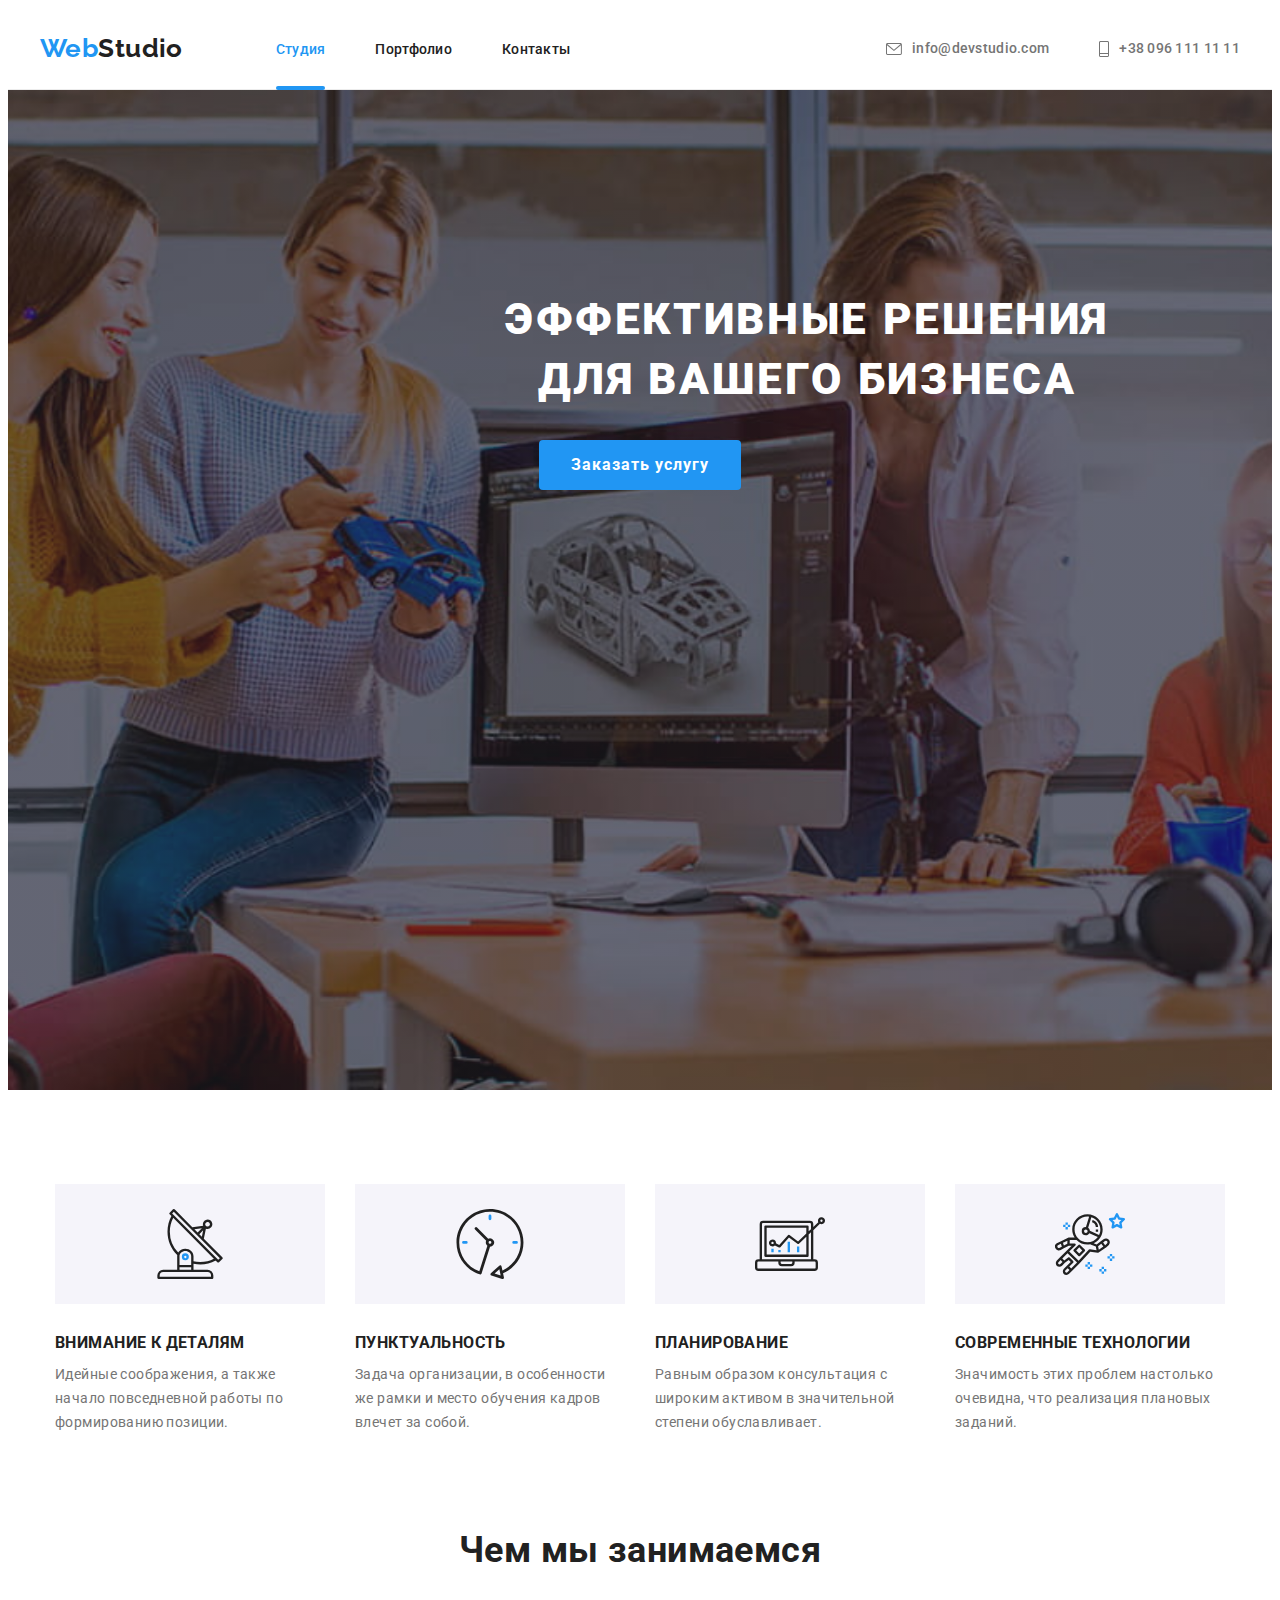
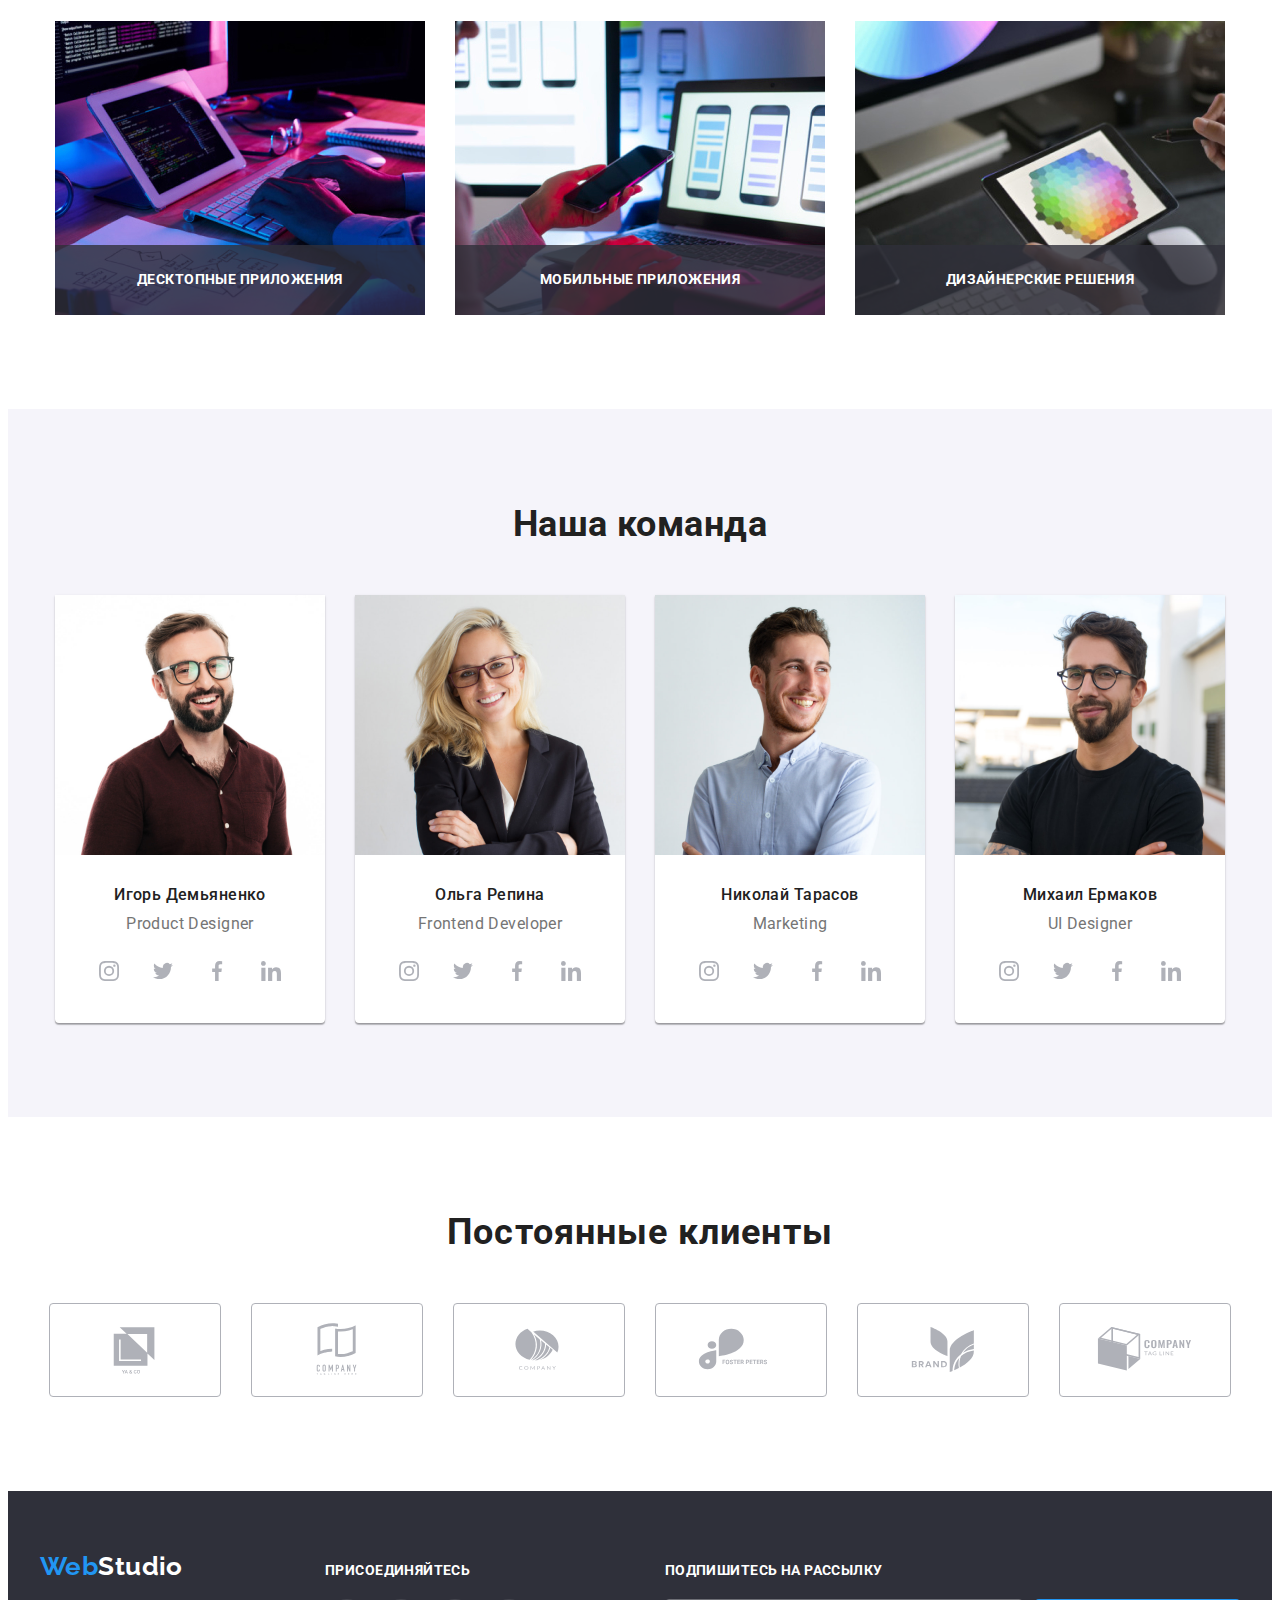
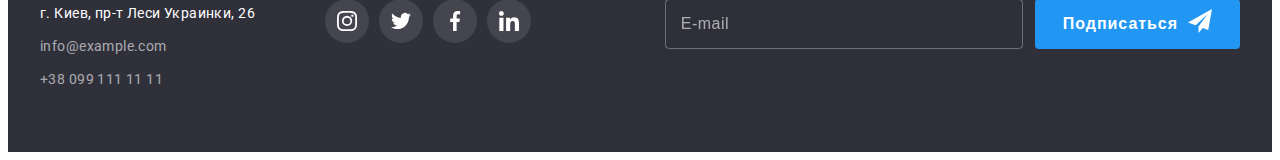
<file: index.html>
<!DOCTYPE html>
<html lang="ru">
<head>
  <meta charset="UTF-8">
  <meta http-equiv="X-UA-Compatible" content="IE=edge">
  <meta name="viewport" content="width=device-width, initial-scale=1.0">
  <title>Студия</title>
  <link rel="preconnect" href="https://fonts.googleapis.com">
  <link rel="preconnect" href="https://fonts.gstatic.com" crossorigin>
  <link href="https://fonts.googleapis.com/css2?family=Raleway:wght@700&family=Roboto:wght@400;500;700;900&display=swap" rel="stylesheet">
  <link rel="stylesheet" href="https://cdnjs.cloudflare.com/ajax/libs/modern-normalize/1.1.0/modern-normalize.min.css"
    integrity="sha512-wpPYUAdjBVSE4KJnH1VR1HeZfpl1ub8YT/NKx4PuQ5NmX2tKuGu6U/JRp5y+Y8XG2tV+wKQpNHVUX03MfMFn9Q=="
    crossorigin="anonymous" referrerpolicy="no-referrer" />
  <link rel="stylesheet" href="./css/styles.css">
</head>

<body>
      <header class="header">
        <div class="container header-wrap">
          <nav class="site-nav">
            <a href="./index.html" class="logo link"><span>Web</span>Studio</a>
            <ul class="nav-list list">
              <li class="nav-item"><a href="./index.html" class="nav-link link active-page">Cтудия</a></li>
              <li class="nav-item"><a href="./portfolio.html" class="nav-link link">Портфолио</a></li>
              <li class="nav-item"><a href="" class="nav-link link">Контакты</a></li>
            </ul>
          </nav>
          
          <ul class="header-contacts-list list">
            <li class="header-contacts-item">
              <a href="mailto:info@devstudio.com" class="header-contacts link">
                <svg class="contacts-icon" width="16" height="12">
                  <use href="./images/icons.svg#icon-envelope"></use>
                </svg>
                info@devstudio.com</a>
            </li>

            <li class="header-contacts-item">
              <a href="tel:+380961111111" class="header-contacts link">
                <svg class="contacts-icon" width="10" height="16">
                  <use href="./images/icons.svg#icon-phone"></use>
                </svg>
                +38 096 111 11 11</a>
            </li>
          </ul>
        </div>
      </header>
  
  <main>
      <section class="hero">
        <div class="hero-container">
          <h1 class="hero-title">Эффективные решения для вашего бизнеса</h1>
          <button type="button" class="hero-btn" data-modal-open>Заказать услугу</button>
        </div>
      </section>


    <section class="section">
      <div class="container">
        <h2 class="visually-hidden" aria-hidden="true" tabindex="-1">Наши преимущества</h2>
        <ul class="advantages-list list">
          <li class="advantages-item">
            <div class="advantages-icon-container">
              <svg class="advantages-icon" width="70" height="70">
                <use href="./images/icons.svg#icon-radar"></use>
              </svg>
            </div>
            <h3 class="advantages-title">Внимание к деталям</h3>
            <p class="advantages-text">Идейные соображения, а также начало повседневной работы по формированию позиции.</p>
          </li>
          
          <li class="advantages-item">
            <div class="advantages-icon-container">
              <svg class="advantages-icon" width="70" height="70">
                <use href="./images/icons.svg#icon-clock"></use>
              </svg>
            </div>
            <h3 class="advantages-title">Пунктуальность</h3>
            <p class="advantages-text">Задача организации, в особенности же рамки и место обучения кадров влечет за собой.</p>
          </li>
          
          <li class="advantages-item">
            <div class="advantages-icon-container">
              <svg class="advantages-icon" width="70" height="70">
                <use href="./images/icons.svg#icon-diagram"></use>
              </svg>
            </div>
            <h3 class="advantages-title">Планирование</h3>
            <p class="advantages-text"> Равным образом консультация с широким активом в значительной степени обуславливает.</p>
          </li>
          
          <li class="advantages-item">
            <div class="advantages-icon-container">
              <svg class="advantages-icon" width="70" height="70">
                <use href="./images/icons.svg#icon-astronaut"></use>
              </svg>
            </div>
            <h3 class="advantages-title">Современные технологии</h3>
            <p class="advantages-text">Значимость этих проблем настолько очевидна, что реализация плановых заданий.</p>
          </li>
        </ul>
      </div>
    </section>

    <section class="section servises-section">
      <div class="container">
        <h2 class="services-title">Чем мы занимаемся</h2>
        <ul class="services-list list">
          <li class="services-item">
            <img src="./images/img1.jpeg" alt="Руки на клавиатуре. На экране код." width="370">
            <div class="services-banner">
              <p class="servises-description">Десктопные приложения</p>
            </div>
          </li>
          
          <li class="services-item">
            <img src="./images/img2.jpeg" alt="Человек работает за ноутбуком. В руках держит телефон. На экране ноутбука изображен макет контента на трех экранах телефонов" width="370">
            <div class="services-banner">
              <p class="servises-description">Мобильные приложения</p>
            </div>
          </li>
          
          <li class="services-item">
            <img src="./images/img3.jpeg" alt="Человек держит в руках планшет с палитрой цветов" width="370">
            <div class="services-banner">
              <p class="servises-description">Дизайнерские решения</p>
            </div>
          </li>
        </ul>
      </div>
    </section>

    <section class="section team-section">
      <div class="container">
        <h2 class="team-title">Наша команда</h2>
        <ul class="team-list list">

          <li class="team-item">
            <img src="./images/demiyanenko1.jpeg" alt="Фото Игоря Демьяненка" width="270">
            <div class="team-item-content">
              <h3 class="team-name">Игорь Демьяненко</h3>
              <p class="team-position" lang="en">Product Designer</p>
              <ul class="team-socials-list list">
                <li class="team-socials-item">
                  <a href="" class="team-socials-link">
                    <svg class="team-socials-icon" width="20" height="20">
                      <use href="./images/icons.svg#icon-instagram"></use>
                    </svg>
                  </a>
                </li>

                <li class="team-socials-item">
                  <a href="" class="team-socials-link">
                    <svg class="team-socials-icon" width="20" height="20">
                      <use href="./images/icons.svg#icon-twitter"></use>
                    </svg>
                  </a>
                </li>

                <li class="team-socials-item">
                  <a href="" class="team-socials-link">
                    <svg class="team-socials-icon" width="20" height="20">
                      <use href="./images/icons.svg#icon-facebook"></use>
                    </svg>
                  </a>
                </li>

                <li class="team-socials-item">
                  <a href="" class="team-socials-link">
                    <svg class="team-socials-icon" width="20" height="20">
                      <use href="./images/icons.svg#icon-linkedin"></use>
                    </svg>
                  </a>
                </li>
              </ul>
            </div>
          </li>
          
          <li class="team-item">
            <img src="./images/repina2.jpeg" alt="Фото Ольги Репиной" width="270">
            <div class="team-item-content">
              <h3 class="team-name">Ольга Репина</h3>
              <p class="team-position" lang="en">Frontend Developer</p>

              <ul class="team-socials-list list">
                <li class="team-socials-item">
                  <a href="" class="team-socials-link">
                    <svg class="team-socials-icon" width="20" height="20">
                      <use href="./images/icons.svg#icon-instagram"></use>
                    </svg>
                  </a>
                </li>
              
                <li class="team-socials-item">
                  <a href="" class="team-socials-link">
                    <svg class="team-socials-icon" width="20" height="20">
                      <use href="./images/icons.svg#icon-twitter"></use>
                    </svg>
                  </a>
                </li>
              
                <li class="team-socials-item">
                  <a href="" class="team-socials-link">
                    <svg class="team-socials-icon" width="20" height="20">
                      <use href="./images/icons.svg#icon-facebook"></use>
                    </svg>
                  </a>
                </li>
              
                <li class="team-socials-item">
                  <a href="" class="team-socials-link">
                    <svg class="team-socials-icon" width="20" height="20">
                      <use href="./images/icons.svg#icon-linkedin"></use>
                    </svg>
                  </a>
                </li>
              </ul>
            </div>
          </li>
          
          <li class="team-item">
            <img src="./images/tarasov3.jpeg" alt="Фото Николая Тарасова" width="270">
            <div class="team-item-content">
              <h3 class="team-name">Николай Тарасов</h3>
              <p class="team-position" lang="en">Marketing</p>

              <ul class="team-socials-list list">
                <li class="team-socials-item">
                  <a href="" class="team-socials-link">
                    <svg class="team-socials-icon" width="20" height="20">
                      <use href="./images/icons.svg#icon-instagram"></use>
                    </svg>
                  </a>
                </li>
              
                <li class="team-socials-item">
                  <a href="" class="team-socials-link">
                    <svg class="team-socials-icon" width="20" height="20">
                      <use href="./images/icons.svg#icon-twitter"></use>
                    </svg>
                  </a>
                </li>
              
                <li class="team-socials-item">
                  <a href="" class="team-socials-link">
                    <svg class="team-socials-icon" width="20" height="20">
                      <use href="./images/icons.svg#icon-facebook"></use>
                    </svg>
                  </a>
                </li>
              
                <li class="team-socials-item">
                  <a href="" class="team-socials-link">
                    <svg class="team-socials-icon" width="20" height="20">
                      <use href="./images/icons.svg#icon-linkedin"></use>
                    </svg>
                  </a>
                </li>
              </ul>
            </div>
          </li>
          
          <li class="team-item">
            <img src="./images/yermakov4.jpeg" alt="Фото Михаила Ермакова" width="270">
            <div class="team-item-content">
              <h3 class="team-name">Михаил Ермаков</h3>
              <p class="team-position" lang="en">UI Designer</p>

              <ul class="team-socials-list list">
                <li class="team-socials-item">
                  <a href="" class="team-socials-link">
                    <svg class="team-socials-icon" width="20" height="20">
                      <use href="./images/icons.svg#icon-instagram"></use>
                    </svg>
                  </a>
                </li>
              
                <li class="team-socials-item">
                  <a href="" class="team-socials-link">
                    <svg class="team-socials-icon" width="20" height="20">
                      <use href="./images/icons.svg#icon-twitter"></use>
                    </svg>
                  </a>
                </li>
              
                <li class="team-socials-item">
                  <a href="" class="team-socials-link">
                    <svg class="team-socials-icon" width="20" height="20">
                      <use href="./images/icons.svg#icon-facebook"></use>
                    </svg>
                  </a>
                </li>
              
                <li class="team-socials-item">
                  <a href="" class="team-socials-link">
                    <svg class="team-socials-icon" width="20" height="20">
                      <use href="./images/icons.svg#icon-linkedin"></use>
                    </svg>
                  </a>
                </li>
              </ul>
            </div>
          </li>
        </ul>
      </div>
    </section>

<section class="section">
  <div class="clients-container container">
    <h2 class="clients-title">Постоянные клиенты</h2>
    <ul class="clients-list list">
      <li class="clients-item">
        <a href="" class="clients-link link">
          <svg class="clients-logo" width="106" height="60">
            <use href="./images/icons.svg#icon-client1"></use>
          </svg>
        </a>
      </li>

      <li class="clients-item">
        <a href="" class="clients-link link">
          <svg class="clients-logo" width="106" height="60">
            <use href="./images/icons.svg#icon-client2"></use>
          </svg>
        </a>
      </li>

      <li class="clients-item">
        <a href="" class="clients-link link">
          <svg class="clients-logo" width="106" height="60">
            <use href="./images/icons.svg#icon-client3"></use>
          </svg>
        </a>
      </li>

      <li class="clients-item">
        <a href="" class="clients-link link">
          <svg class="clients-logo" width="106" height="60">
            <use href="./images/icons.svg#icon-client4"></use>
          </svg>
        </a>
      </li>

      <li class="clients-item">
        <a href="" class="clients-link link">
          <svg class="clients-logo" width="106" height="60">
            <use href="./images/icons.svg#icon-client5"></use>
          </svg>
        </a>
      </li>

      <li class="clients-item">
        <a href="" class="clients-link link">
          <svg class="clients-logo" width="106" height="60">
            <use href="./images/icons.svg#icon-client6"></use>
          </svg>
        </a>
      </li>
      
    </ul>
  </div>
</section>

  </main>

  <footer class="footer">
    <div class="container footer-container">
      <div class="footer-left">
        <a href="./index.html" class="footer-logo link"><span>Web</span>Studio</a>
        <address class="address">
          <ul class="address-list list">
            <li class="address-list-item"><a href="https://goo.gl/maps/qHLMZfje5KFmPhSk8" target="_blank"
                rel="noopener noreferrer nofollow" title="Открыть карту" class="address-link link">г. Киев, пр-т Леси
                Украинки, 26</a></li>
            <li class="address-list-item"><a href="mailto:info@example.com" class="address-mail link">info@example.com</a>
            </li>
            <li class="address-list-item"><a href="tel:+380991111111" class="address-tel link">+38 099 111 11 11</a></li>
          </ul>
        </address>
      </div>

      <div class="footer-center">
        <p class="footer-text">Присоединяйтесь</p>
        
        <ul class="footer-socials-list list">
          <li class="footer-socials-item">
            <a href="" class="footer-socials-link">
              <svg class="footer-socials-icon" width="20" height="20">
                <use href="./images/icons.svg#icon-instagram"></use>
              </svg>
            </a>
          </li>

          <li class="footer-socials-item">
            <a href="" class="footer-socials-link">
              <svg class="footer-socials-icon" width="20" height="20">
                <use href="./images/icons.svg#icon-twitter"></use>
              </svg>
            </a>
          </li>

          <li class="footer-socials-item">
            <a href="" class="footer-socials-link">
              <svg class="footer-socials-icon" width="20" height="20">
                <use href="./images/icons.svg#icon-facebook"></use>
              </svg>
            </a>
          </li>

          <li class="footer-socials-item">
            <a href="" class="footer-socials-link">
              <svg class="footer-socials-icon" width="20" height="20">
                <use href="./images/icons.svg#icon-linkedin"></use>
              </svg>
            </a>
          </li>
        </ul>
      </div>
      <div class="footer-subscribe">
        <p class="footer-text">Подпишитесь на рассылку</p>
        <div class="subscribe-wrap">
          <input type="text" name="subscribe" class="input-subcribe" placeholder="E-mail">
          <button type="submit" class="btn-subscribe">Подписаться
            <svg width="24" height="24">
              <use href="./images/icons.svg#icon-send"></use>
            </svg>
          </button>
        </div>
      </div>

    </div>
  </footer>

  <div class="backdrop is-hidden" data-modal>
    <div class="modal">
      <button type="button" class="modal-btn" data-modal-close>
        <svg class="modal-icon-close" width="11" height="11">
          <use href="./images/icons.svg#icon-close"></use>
        </svg>
      </button>

      <p class="modal-title">Оставьте свои данные, мы вам перезвоним</p>
      <form class="modal-form">
        <div class="form-field">
          <label for="user-name" class="modal-label">Имя</label>
          <div class="modal-input-wrap">
            <input type="text" name="user-name" class="modal-input" id="user-name" autofocus required>
            <svg class="input-icons" width="18" height="18">
              <use href="./images/icons.svg#icon-person"></use>
            </svg>
          </div>
          
        </div>
                
        <div class="form-field">
          <label for="user-tel" class="modal-label">Телефон</label>
          <div class="modal-input-wrap">
            <input type="tel" name="user-tel" class="modal-input" id="user-tel" required>
            <svg class="input-icons" width="18" height="18">
              <use href="./images/icons.svg#icon-tel"></use>
            </svg>
          </div>
        </div>
        
        <div class="form-field">
          <label for="user-email" class="modal-label">Почта</label>
          <div class="modal-input-wrap">
            <input type="email" name="user-email" class="modal-input" id="user-email">
            <svg class="input-icons" width="18" height="18">
              <use href="./images/icons.svg#icon-email"></use>
            </svg>
          </div>
        </div>

        <div class="form-field">
          <label for="comments" class="modal-label">Комментарий</label>
          <textarea name="comments" id="comments" class="modal-input" placeholder="Введите текст"></textarea>
        </div>

        <div>
          <input type="checkbox" id="policy-check" class="modal-checkbox visually-hidden" name="modal-checkbox" required>
          <label for="policy-check" class="modal-policy modal-label">
            <span>
              <svg width="16" height="15" class="modal-check-icon">
                <use href="./images/icons.svg#icon-check"></use>
              </svg>
            </span> Соглашаюсь с рассылкой и принимаю <a href="#" class="policy-link">Условия договора</a>
          </label>
        </div>
        <div class="btn-subm-wrap">
           <button type="submit" class="modal-btn-subm">Отправить</button>
        </div>
      </form>


    </div>
  </div>
    <script src="./js/modal.js"></script>

</body>
</html>
</file>
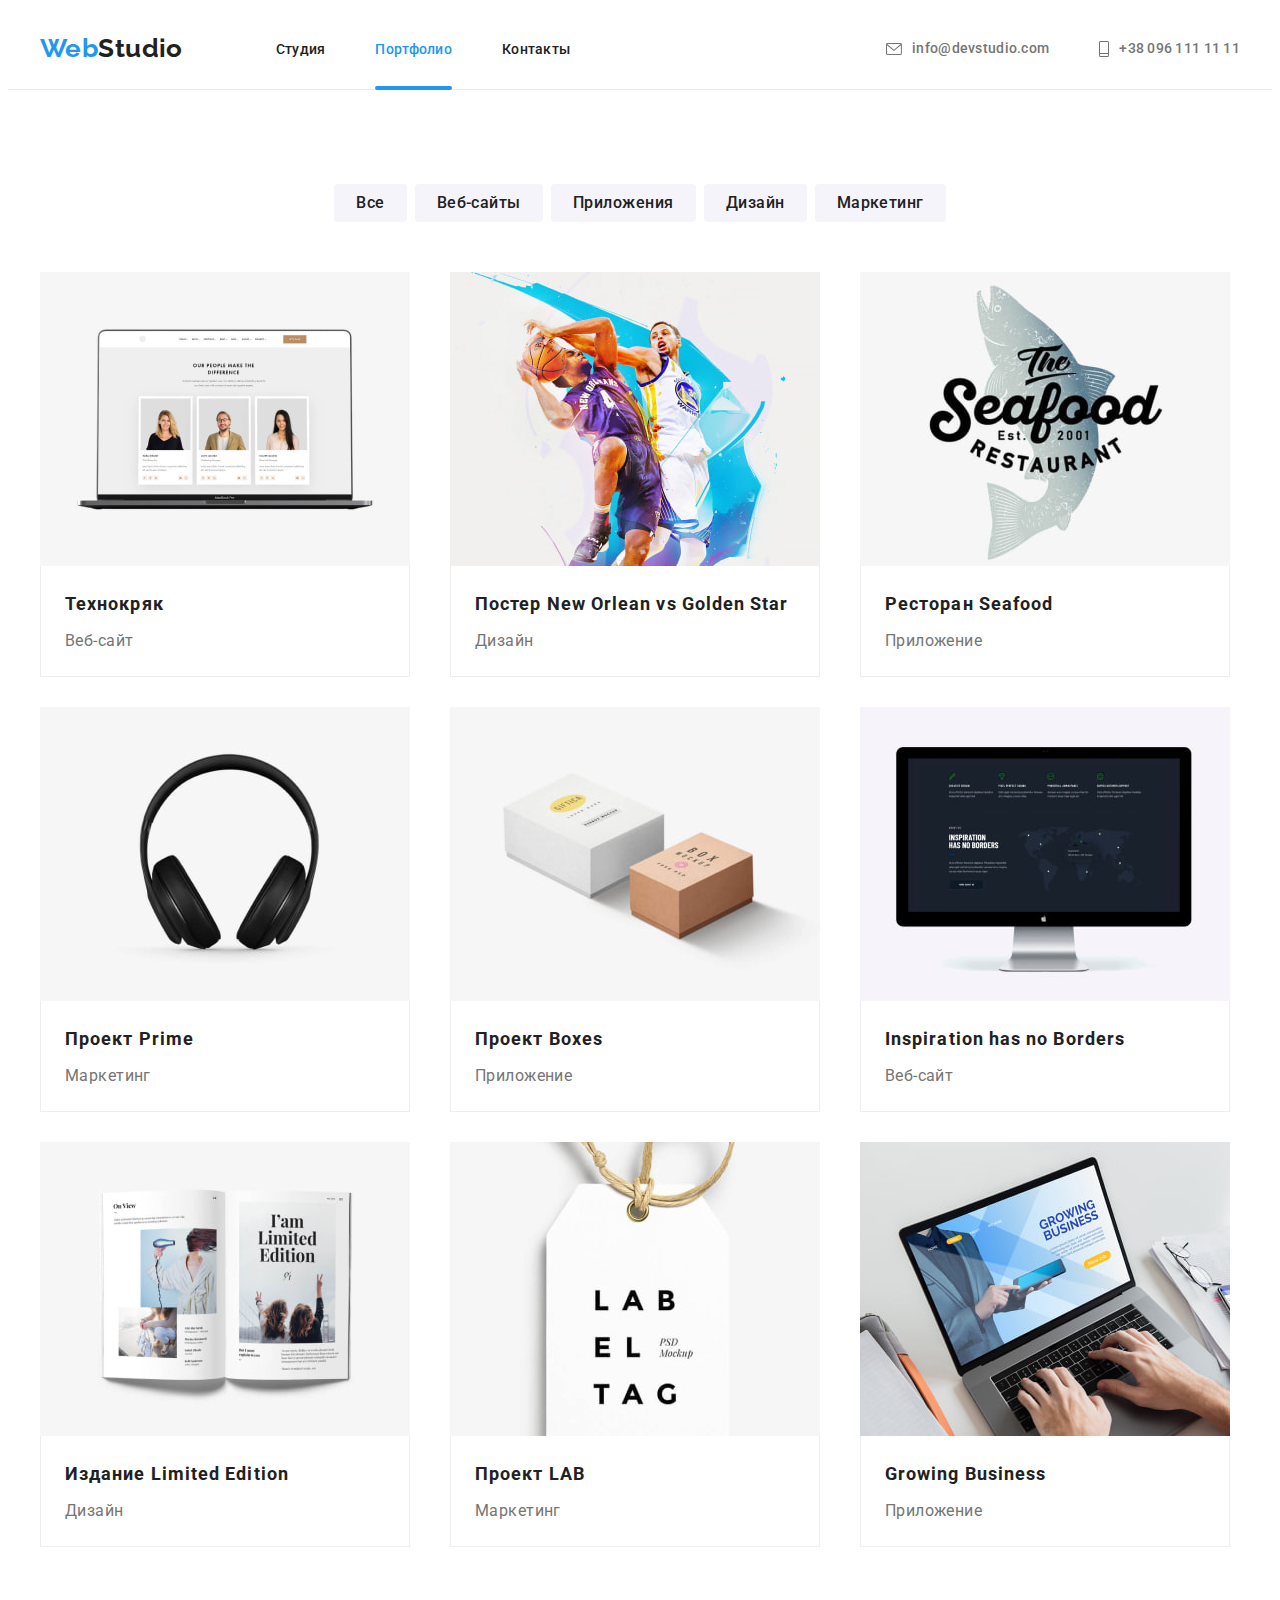
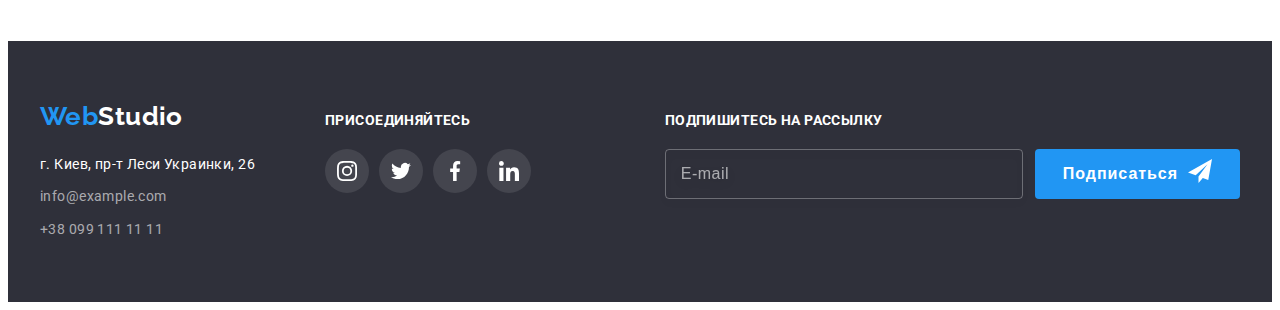
<file: portfolio.html>
<!DOCTYPE html>
<html lang="ru">
<head>
  <meta charset="UTF-8">
  <meta http-equiv="X-UA-Compatible" content="IE=edge">
  <meta name="viewport" content="width=device-width, initial-scale=1.0">
  <title>Портфолио</title>
  <link rel="preconnect" href="https://fonts.googleapis.com">
  <link rel="preconnect" href="https://fonts.gstatic.com" crossorigin>
  <link href="https://fonts.googleapis.com/css2?family=Raleway:wght@700&family=Roboto:wght@400;500;700;900&display=swap"
    rel="stylesheet">
  <link rel="stylesheet" href="https://cdnjs.cloudflare.com/ajax/libs/modern-normalize/1.1.0/modern-normalize.min.css"
    integrity="sha512-wpPYUAdjBVSE4KJnH1VR1HeZfpl1ub8YT/NKx4PuQ5NmX2tKuGu6U/JRp5y+Y8XG2tV+wKQpNHVUX03MfMFn9Q=="
    crossorigin="anonymous" referrerpolicy="no-referrer" />
  <link rel="stylesheet" href="./css/styles.css">
</head>

<body>
  <header class="header">
    <div class="container header-wrap">
      <nav class="site-nav">
        <a href="./index.html" class="logo link"><span>Web</span>Studio</a>
        <ul class="nav-list list">
          <li class="nav-item"><a href="./index.html" class="nav-link link">Cтудия</a></li>
          <li class="nav-item"><a href="./portfolio.html" class="nav-link link active-page">Портфолио</a></li>
          <li class="nav-item"><a href="" class="nav-link link">Контакты</a></li>
        </ul>
      </nav>
     
      <ul class="header-contacts-list list">
        <li class="header-contacts-item">
          <a href="mailto:info@devstudio.com" class="header-contacts link">
            <svg class="contacts-icon" width="16" height="12">
              <use href="./images/icons.svg#icon-envelope"></use>
            </svg>
            info@devstudio.com</a>
        </li>
      
        <li class="header-contacts-item">
          <a href="tel:+380961111111" class="header-contacts link">
            <svg class="contacts-icon" width="10" height="16">
              <use href="./images/icons.svg#icon-phone"></use>
            </svg>
            +38 096 111 11 11</a>
        </li>
      </ul>
    </div>
  </header>

  <main>
    <section class="section">
      <div class="container">
        <h1 class="visually-hidden" aria-hidden="true" tabindex="-1">Примеры работ</h1>
        
        <ul class="btn-list list">
          <li class="btn-list-item"><button type="button" class="btn">Все</button></li>
          <li class="btn-list-item"><button type="button" class="btn">Веб-сайты</button></li>
          <li class="btn-list-item"><button type="button" class="btn">Приложения</button></li>
          <li class="btn-list-item"><button type="button" class="btn">Дизайн</button></li>
          <li class="btn-list-item"><button type="button" class="btn">Маркетинг</button></li>
        </ul>
        
        <ul class="project-list list">
          <li class="project-item list">
            <a href="" class="project-link link">
              <div class="project-thumb">
                <img src="./images/prtfl-img1.jpeg" alt="страница сайта на экране ноутбука" width="370" class="project-img">
                  <p class="project-top-text">Технокряк это современная площадка распространения вируса. Компании используют
                    эту платформу для цифрового шпионажа и атак на защищённые сервера конкурентов.</p>
              </div>
              <div class="project-item-content">
                <h2 class="project-title">Технокряк</h2>
                <p class="project-text">Веб-сайт</p>
              </div>
            </a>
          </li>
        
          <li class="project-item">
            <a href="" class="project-link link">
              <div class="project-thumb">
                <img src="./images/prtfl-img2.jpeg" alt="два басктболиста разных команд в момент броска" width="370"
                  class="project-img">
                <p class="project-top-text">Постер New Orlean vs Golden Star</p>
              </div>
              <div class="project-item-content">
                <h2 class="project-title">Постер New Orlean vs Golden Star</h2>
                <p class="project-text">Дизайн</p>
              </div>
            </a>
          </li>
        
          <li class="project-item">
            <a href="" class="project-link link">
              <div class="project-thumb">
                <img src="./images/prtfl-img3.jpeg" alt="логотип ресторана в виде плавника" width="370" class="project-img">
                <p class="project-top-text">Ресторан Seafood</p>
              </div>
              <div class="project-item-content">
                <h2 class="project-title">Ресторан Seafood</h2>
                <p class="project-text">Приложение</p>
              </div>
            </a>
          </li>
        
          <li class="project-item">
            <a href="" class="project-link link">
              <div class="project-thumb">
                <img src="./images/prtfl-img4.jpeg" alt="студийные наушники" width="370" class="project-img">
                <p class="project-top-text">Проект Prime</p>
              </div>
              <div class="project-item-content">
                <h2 class="project-title">Проект Prime</h2>
                <p class="project-text">Маркетинг</p>
              </div>
            </a>
          </li>
        
          <li class="project-item">
            <a href="" class="project-link link">
              <div class="project-thumb">
                <img src="./images/prtfl-img5.jpeg" alt="две коробки" width="370" class="project-img">
                <p class="project-top-text">Проект Boxes</p>
              </div>
              <div class="project-item-content">
                <h2 class="project-title">Проект Boxes</h2>
                <p class="project-text">Приложение</p>
              </div>
            </a>
          </li>
        
          <li class="project-item">
            <a href="" class="project-link link">
              <div class="project-thumb">
                <img src="./images/prtfl-img6.jpeg" alt="страница сайта на экране компьютера" width="370" class="project-img">
                <p class="project-top-text">Inspiration has no Borders</p>
              </div>
              <div class="project-item-content">
                <h2 class="project-title">Inspiration has no Borders</h2>
                <p class="project-text">Веб-сайт</p>
              </div>
            </a>
          </li>
        
          <li class="project-item">
            <a href="" class="project-link link">
              <div class="project-thumb">
                <img src="./images/prtfl-img7.jpeg" alt="открытый журнал" width="370" class="project-img">
                <p class="project-top-text">Издание Limited Edition</p>
              </div>
              <div class="project-item-content">
                <h2 class="project-title">Издание Limited Edition</h2>
                <p class="project-text">Дизайн</p>
              </div>
            </a>
          </li>
        
          <li class="project-item">
            <a href="" class="project-link link">
              <div class="project-thumb">
                <img src="./images/prtfl-img8.jpeg" alt="бирка для одежды" width="370" class="project-img">
                <p class="project-top-text">Проект LAB</p>
              </div>
              <div class="project-item-content">
                <h2 class="project-title">Проект LAB</h2>
                <p class="project-text">Маркетинг</p>
              </div>
            </a>
          </li>
        
          <li class="project-item">
            <a href="" class="project-link link">
              <div class="project-thumb">
                <img src="./images/prtfl-img9.jpeg" alt="человек работает за ноутбуком" width="370" class="project-img">
                <p class="project-top-text">Growing Business</p>
              </div>
              <div class="project-item-content">
                <h2 class="project-title">Growing Business</h2>
                <p class="project-text">Приложение</p>
              </div>
            </a>
          </li>
        </ul>
      </div>
    </section>
  </main>

  <footer class="footer">
    <div class="container footer-container">
      <div class="footer-left">
        <a href="./index.html" class="footer-logo link"><span>Web</span>Studio</a>
        <address class="address">
          <ul class="address-list list">
            <li class="address-list-item"><a href="https://goo.gl/maps/qHLMZfje5KFmPhSk8" target="_blank"
                rel="noopener noreferrer nofollow" title="Открыть карту" class="address-link link">г. Киев, пр-т Леси
                Украинки, 26</a></li>
            <li class="address-list-item"><a href="mailto:info@example.com" class="address-mail link">info@example.com</a>
            </li>
            <li class="address-list-item"><a href="tel:+380991111111" class="address-tel link">+38 099 111 11 11</a></li>
          </ul>
        </address>
      </div>

      <div class="footer-center">
        <p class="footer-text">Присоединяйтесь</p>
      
        <ul class="footer-socials-list list">
          <li class="footer-socials-item">
            <a href="" class="footer-socials-link">
              <svg class="footer-socials-icon" width="20" height="20">
                <use href="./images/icons.svg#icon-instagram"></use>
              </svg>
            </a>
          </li>
      
          <li class="footer-socials-item">
            <a href="" class="footer-socials-link">
              <svg class="footer-socials-icon" width="20" height="20">
                <use href="./images/icons.svg#icon-twitter"></use>
              </svg>
            </a>
          </li>
      
          <li class="footer-socials-item">
            <a href="" class="footer-socials-link">
              <svg class="footer-socials-icon" width="20" height="20">
                <use href="./images/icons.svg#icon-facebook"></use>
              </svg>
            </a>
          </li>
      
          <li class="footer-socials-item">
            <a href="" class="footer-socials-link">
              <svg class="footer-socials-icon" width="20" height="20">
                <use href="./images/icons.svg#icon-linkedin"></use>
              </svg>
            </a>
          </li>
        </ul>
      </div>
      
      <div class="footer-subscribe">
        <p class="footer-text">Подпишитесь на рассылку</p>
        <div class="subscribe-wrap">
          <input type="text" name="subscribe" class="input-subcribe" placeholder="E-mail">
          <button type="submit" class="btn-subscribe">Подписаться
            <svg width="24" height="24">
              <use href="./images/icons.svg#icon-send"></use>
            </svg>
          </button>
        </div>
      </div>

    </div>
  </footer>

</body>

</html>
</file>
<file: css/styles.css>
:root {
  --primary-text-color: #757575;
  --title-text-color: #212121;
  --primary-accent-color: #2196f3;
  --secondary-accent-color: #ffffff;
  --contacts-transparent-color: rgba(255, 255, 255, 0.6);
  --primary-background-color: #ffffff;
  --secondary-background-color: #f5f4fa;
  --footer-backgrounf-color: #2f303a;
  --icon-bg: #ffffff;
  --icon-color: #afb1b8;
  --advantages-icon-bg: #f5f4fa;
  --project-overlay-color: rgba(33, 150, 243, 0.9);
  --transition-type-basic: cubic-bezier(0.4, 0, 0.2, 1);
  --transition-duration: 250ms;
}

/* -------- General ---------------- */

body {
  font-family: "Roboto", sans-serif;
  background-color: var(--primary-background-color);
  color: var(--primary-text-color);
  font-size: 14px;
  letter-spacing: 0.03em;
}

p,
h1,
h2,
h3,
h4,
h5,
h6 {
  margin: 0;
}

ul {
  margin: 0;
  padding: 0;
}
img {
  display: block;
  max-width: 100%;
  height: auto;
}

button {
  cursor: pointer;
}

.link {
  text-decoration: none;
  display: inline-block;
}

.link:visited {
  color: none;
}

.list {
  list-style: none;
}

.visually-hidden {
  position: absolute;
  white-space: nowrap;
  width: 1px;
  height: 1px;
  overflow: hidden;
  border: 0;
  padding: 0;
  clip: rect(0 0 0 0);
  clip-path: inset(50%);
  margin: -1px;
}

.container {
  width: 1200px;
  margin-left: auto;
  margin-right: auto;
  padding-left: 15px;
  padding-right: 15px;
}

.section {
  padding-top: 94px;
  padding-bottom: 94px;
}

/* --------- Header section -----------------------*/

/* Site navigation */

.header {
  display: flex;
  align-items: center;
  border-bottom: 1px solid #ececec;
}

.header-wrap {
  display: flex;
  align-items: center;
}

.site-nav {
  display: flex;
  align-items: center;
}

.nav-list {
  display: flex;
}

.logo {
  padding-top: 25px;
  padding-bottom: 25px;
  margin-right: 93px;

  font-family: Raleway;
  color: var(--title-text-color);
  font-weight: 700;
  font-size: 26px;
  line-height: 1.2;
}

.logo > span {
  color: var(--primary-accent-color);
}

.nav-item:not(:last-child) {
  margin-right: 50px;
}

.nav-link {
  color: var(--title-text-color);
  font-weight: 500;
  line-height: 1.15;
  letter-spacing: 0.02em;
  padding-top: 32px;
  padding-bottom: 32px;
  display: block;
  position: relative;
  transition: color var(--transition-duration) var(--transition-type-basic);
}

.nav-link:hover,
.nav-link:focus {
  color: var(--primary-accent-color);
}

.nav-link.active-page {
  color: var(--primary-accent-color);
}

.nav-link.active-page::after {
  content: "";

  position: absolute;
  left: 0;
  bottom: -1px;

  height: 4px;
  width: 100%;
  border-radius: 2px;
  background-color: var(--primary-accent-color);
}

.header-contacts-list {
  display: flex;
  margin-left: auto;
}

.header-contacts-item + .header-contacts-item {
  margin-left: 50px;
}

.header-contacts {
  display: flex;
  align-items: center;
  padding-top: 32px;
  padding-bottom: 32px;

  color: var(--primary-text-color);
  font-weight: 500;
  line-height: 1.14;
  letter-spacing: 0.02em;
  transition: color var(--transition-duration) var(--transition-type-basic);
}

.header-contacts:hover,
.header-contacts:focus {
  color: var(--primary-accent-color);
}

.contacts-icon {
  margin-right: 10px;
  fill: currentColor;
}

/* ----------- Main page styles ---------------*/

.hero-container {
  max-width: 1600px;
  min-height: 600px;
  margin-left: auto;
  margin-right: auto;
  padding: 200px 452px;

  background-color: #c4c4c4;
  background-image: linear-gradient(
      to right,
      rgba(47, 48, 58, 0.4),
      rgba(47, 48, 58, 0.4)
    ),
    url(../images/hero-bg.jpeg);
  background-repeat: no-repeat;
  background-position: center;
  background-size: cover;
  text-align: center;
}

.hero-title {
  margin-bottom: 30px;
  width: 694px;

  color: var(--secondary-accent-color);
  font-weight: 900;
  font-size: 44px;
  line-height: 1.36;
  letter-spacing: 0.06em;
  text-transform: uppercase;
}

.hero-btn {
  padding: 10px 32px;
  border-radius: 4px;
  min-width: 200px;

  background-color: var(--primary-accent-color);
  color: var(--secondary-accent-color);
  font-family: inherit;
  font-weight: 700;
  font-size: 16px;
  line-height: 1.88;
  letter-spacing: 0.06em;
  border: none;
  box-shadow: transparent;
  transition: background-color var(--transition-duration)
      var(--transition-type-basic),
    box-shadow var(--transition-duration) var(--transition-type-basic);
}

.hero-btn:hover,
.hero-btn:focus {
  background-color: #188ce8;
  box-shadow: 0px 4px 4px rgba(0, 0, 0, 0.15);
}

.advantages-list {
  display: flex;
  justify-content: center;
  flex-wrap: wrap;
}

.advantages-item:not(:last-child) {
  margin-right: 30px;
}

.advantages-item {
  width: 270px;
}

.advantages-icon-container {
  display: flex;
  align-items: center;
  justify-content: center;
  background-color: var(--advantages-icon-bg);
  width: 270px;
  height: 120px;
}

.advantages-icon {
  object-position: 50% 50%;
}

.advantages-title {
  margin-bottom: 10px;
}

.servises-section {
  padding-top: 0;
}

.services-title {
  font-weight: 700;
  font-size: 36px;
  line-height: 1.17;
  text-align: center;
  color: var(--title-text-color);
  margin-bottom: 50px;
}

.services-list {
  display: flex;
  justify-content: center;
}

.services-item + .services-item {
  margin-left: 30px;
}

.services-item {
  position: relative;
}

.services-banner {
  position: absolute;
  content: "";

  display: flex;
  align-items: center;
  justify-content: center;

  width: 100%;
  height: 70px;
  left: 0;
  bottom: 0;
  background: rgba(47, 48, 58, 0.8);
}

.servises-description {
  font-weight: 700;
  font-size: 14px;
  line-height: 1.14;
  text-align: center;
  letter-spacing: 0.03em;
  text-transform: uppercase;
  color: var(--secondary-accent-color);
}

.advantages-title {
  font-weight: 700;
  line-height: 1.14;
  text-transform: uppercase;
  color: var(--title-text-color);
  margin-top: 30px;
  margin-bottom: 10px;
}

.advantages-text {
  line-height: 1.71;
}

.team-section {
  background-color: var(--secondary-background-color);
}

.team-title {
  font-weight: 700;
  font-size: 36px;
  line-height: 1.17;
  text-align: center;
  color: var(--title-text-color);
  margin-bottom: 50px;
}

.team-list {
  display: flex;
  justify-content: center;
}

.team-item-content {
  padding: 30px 0;
}

.team-item {
  background-color: #fff;
  box-shadow: 0px 1px 3px rgba(0, 0, 0, 0.12), 0px 1px 1px rgba(0, 0, 0, 0.14),
    0px 2px 1px rgba(0, 0, 0, 0.2);
  border-radius: 0px 0px 4px 4px;
}

.team-item + .team-item {
  margin-left: 30px;
}

.team-name {
  font-weight: 500;
  font-size: 16px;
  line-height: 1.19;
  text-align: center;
  color: var(--title-text-color);
  margin-bottom: 10px;
}

.team-position {
  margin-bottom: 16px;

  font-size: 16px;
  line-height: 1.19;
  text-align: center;
}

.team-socials-list {
  display: flex;
  justify-content: center;
}

.team-socials-item {
  width: 44px;
  height: 44px;
}

.team-socials-item + .team-socials-item {
  margin-left: 10px;
}

.team-socials-link {
  display: flex;
  justify-content: center;
  align-items: center;
  width: 100%;
  height: 100%;
  border-radius: 50%;

  background-color: var(--icon-bg);
  color: var(--icon-color);
  transition: background-color var(--transition-duration)
      var(--transition-type-basic),
    color var(--transition-duration) var(--transition-type-basic);
}

.team-socials-link:hover,
.team-socials-link:focus {
  background-color: var(--primary-accent-color);
  color: var(--secondary-accent-color);
}

.team-socials-icon {
  fill: currentColor;
}

/* ----- Main page - Our clients section  --------*/

.clients-title {
  margin-bottom: 50px;
  font-weight: 700;
  font-size: 36px;
  line-height: 1.17;
  text-align: center;
  letter-spacing: 0.03em;
  color: var(--title-text-color);
}

.clients-list {
  display: flex;
  justify-content: center;
}

.clients-item {
  display: flex;
  justify-content: center;
}

.clients-item + .clients-item {
  margin-left: 30px;
}

.clients-link {
  display: flex;
  justify-content: center;
  align-items: center;

  width: 170px;
  height: 92px;
  border: 1px solid var(--icon-color);
  border-radius: 4px;
  color: var(--icon-color);
  transition: color var(--transition-duration) var(--transition-type-basic),
    border-color var(--transition-duration) var(--transition-type-basic);
}

.clients-link:hover,
.clients-link:focus {
  color: var(--primary-accent-color);
  border-color: currentColor;
}

.clients-logo {
  fill: currentColor;
}

/* ------------ Portfolio styles ----------*/

.btn-list {
  display: flex;
  justify-content: center;
  flex-wrap: wrap;
  margin-bottom: 50px;
}

.btn-list-item:not(:last-child) {
  margin-right: 8px;
}

.btn {
  border-radius: 4px;
  padding: 6px 22px;

  font-family: inherit;
  font-weight: 500;
  font-size: 16px;
  line-height: 1.62;
  letter-spacing: 0.03em;
  background-color: var(--secondary-background-color);
  color: var(--title-text-color);
  border: transparent;
  box-shadow: transparent;
  transition: background-color var(--transition-duration)
      var(--transition-type-basic),
    color var(--transition-duration) var(--transition-type-basic);
}

.btn:hover,
.btn:focus {
  background-color: var(--primary-accent-color);
  color: var(--secondary-accent-color);
  box-shadow: 0px 3px 1px rgba(0, 0, 0, 0.1), 0px 1px 2px rgba(0, 0, 0, 0.08),
    0px 2px 2px rgba(0, 0, 0, 0.12);
}

.project-list {
  display: flex;
  flex-wrap: wrap;
  margin-left: -30px;
  margin-bottom: -30px;
}

.project-item {
  flex-basis: calc((100% - 90px) / 3);
  margin-left: 30px;
  margin-bottom: 30px;
}

.project-link {
  position: relative;
  color: inherit;
  transition: box-shadow var(--transition-duration) var(--transition-type-basic);
}

.project-link:hover,
.project-link:focus {
  box-shadow: 0px 1px 1px rgba(0, 0, 0, 0.12), 0px 4px 4px rgba(0, 0, 0, 0.06),
    1px 4px 6px rgba(0, 0, 0, 0.16);
}

.project-thumb {
  position: relative;
  overflow: hidden;
}

.project-top-text {
  position: absolute;
  transform: translateY(102%);

  width: 100%;
  height: 100%;
  top: 0;
  left: 0;

  font-weight: 400;
  font-size: 18px;
  line-height: 1.56;
  letter-spacing: 0.03em;
  padding: 63px 24px;

  background-color: var(--project-overlay-color);
  color: var(--secondary-accent-color);

  transition: transform var(--transition-duration) var(--transition-type-basic);
}

.project-link:hover .project-top-text,
.project-link:focus .project-top-text {
  transform: translateY(0);
}

.project-img {
  max-width: 100%;
}

.project-item .project-title {
  margin-bottom: 4px;

  color: var(--title-text-color);
  font-weight: 700;
  font-size: 18px;
  line-height: 2;
  letter-spacing: 0.06em;
}

.project-item-content {
  padding-top: 20px;
  padding-bottom: 20px;
  padding-left: 24px;
  border-right: 1px solid #eeeeee;
  border-bottom: 1px solid #eeeeee;
  border-left: 1px solid #eeeeee;
}

.project-text {
  font-size: 16px;
  line-height: 1.88;
}

/* ------------ Footer styles -------------- */

.footer {
  background-color: var(--footer-backgrounf-color);
}

.footer-container {
  padding-top: 60px;
  padding-bottom: 60px;
  display: flex;
  align-items: baseline;
}

.footer-logo {
  display: block;
  margin-bottom: 20px;

  font-family: Raleway;
  color: var(--secondary-accent-color);
  font-weight: 700;
  font-size: 26px;
  line-height: 1.2;
}

.footer-logo > span {
  color: var(--primary-accent-color);
}

.address-list {
  font-style: normal;
  line-height: 1.71;
}

.address-list-item:not(:last-child) {
  margin-bottom: 9px;
}

.address-link {
  color: var(--secondary-accent-color);
  transition: color var(--transition-duration) var(--transition-type-basic);
}

.address-link:hover,
.address-link:focus {
  color: var(--primary-accent-color);
}

.address-mail,
.address-tel {
  color: var(--contacts-transparent-color);
  transition: color var(--transition-duration) var(--transition-type-basic);
}

.address-mail:hover,
.address-mail:focus,
.address-tel:hover,
.address-tel:focus {
  color: var(--primary-accent-color);
}

.footer-center {
  margin-left: 70px;
}

.footer-text {
  margin-bottom: 20px;

  font-weight: 700;
  font-size: 14px;
  line-height: 1.14;
  letter-spacing: 0.03em;
  text-transform: uppercase;
  color: var(--secondary-accent-color);
}

.footer-socials-list {
  display: flex;
  justify-content: center;
}

.footer-socials-item {
  display: flex;
  justify-content: center;
}

.footer-socials-item + .footer-socials-item {
  margin-left: 10px;
}

.footer-socials-link {
  display: flex;
  justify-content: center;
  align-items: center;
  width: 44px;
  height: 44px;
  border-radius: 50%;

  background-color: rgba(255, 255, 255, 0.1);
  color: var(--secondary-accent-color);
  transition: background-color var(--transition-duration)
    var(--transition-type-basic);
}

.footer-socials-icon {
  fill: currentColor;
}

.footer-socials-link:hover,
.footer-socials-link:focus {
  background-color: var(--primary-accent-color);
}

.footer-subscribe {
  margin-left: auto;
}

.subscribe-wrap {
  display: flex;
}

.input-subcribe {
  display: inline-block;
  width: 358px;
  height: 50px;
  padding: 15px;

  border: 1px solid rgba(255, 255, 255, 0.3);
  box-sizing: border-box;
  filter: drop-shadow(0px 4px 4px rgba(0, 0, 0, 0.15));
  border-radius: 4px;

  font-weight: normal;
  font-size: 16px;
  line-height: 1.25;
  letter-spacing: 0.03em;

  color: rgba(255, 255, 255, 0.6);
  background-color: inherit;
}

.input-subcribe::placeholder {
  font-weight: normal;
  font-size: 16px;
  line-height: 1.25;
  display: flex;
  align-items: center;
  letter-spacing: 0.03em;

  color: rgba(255, 255, 255, 0.6);
}

.btn-subscribe {
  display: flex;

  margin-left: 12px;
  min-width: 200px;
  height: 50px;
  background-color: var(--primary-accent-color);
  padding: 10px 28px;
  border: none;
  border-radius: 4px;

  font-weight: 700;
  font-size: 16px;
  line-height: 1.87;
  letter-spacing: 0.06em;
  color: #ffffff;

  transition: background-color var(--transition-duration)
      var(--transition-type-basic),
    box-shadow var(--transition-duration) var(--transition-type-basic);
}

.btn-subscribe:hover,
.btn-subscribe:focus {
  background-color: #188ce8;
  box-shadow: 0px 4px 4px rgba(0, 0, 0, 0.15);
}

.btn-subscribe > svg {
  fill: #ffffff;
  margin-left: 10px;
}

/* ----------- Modal window ---------- */

.backdrop {
  position: fixed;
  left: 0;
  top: 0;

  width: 100vw;
  height: 100vh;
  background-color: rgba(0, 0, 0, 0.2);
  opacity: 1;
  visibility: visible;
  transition: opacity var(--transition-duration) var(--transition-type-basic),
    visibiliti var(--transition-duration) var(--transition-type-basic);
}

.backdrop.is-hidden {
  opacity: 0;
  visibility: hidden;
}

.modal {
  position: absolute;

  top: 50%;
  left: 50%;
  width: 528px;
  min-height: 581px;
  padding: 40px;

  background: #ffffff;
  box-shadow: 0px 1px 3px rgba(0, 0, 0, 0.12), 0px 1px 1px rgba(0, 0, 0, 0.14),
    0px 2px 1px rgba(0, 0, 0, 0.2);
  border-radius: 4px;
  visibility: visible;

  transform: translate(-50%, -50%) scale(1);
  transition: transform var(--transition-duration) var(--transition-type-basic),
    visibiliti var(--transition-duration) var(--transition-type-basic);
}

.backdrop.is-hidden .modal {
  transform: translate(-50%, -50%) scale(0.8);
}

.modal-btn {
  position: absolute;
  top: 8px;
  right: 8px;

  display: flex;
  align-items: center;
  justify-content: center;

  width: 30px;
  height: 30px;
  border: 1px solid rgba(0, 0, 0, 0.1);
  border-radius: 50%;
  background-color: transparent;
}

.modal-btn:hover .modal-icon-close,
.modal-btn:focus .modal-icon-close {
  fill: var(--primary-accent-color);
}

.is-hidden {
  opacity: 0;
  pointer-events: none;
  visibility: hidden;
}

.modal-title {
  margin-bottom: 30px;

  font-weight: 700;
  font-size: 20px;
  line-height: 1.15;
  text-align: center;
  letter-spacing: 0.03em;

  color: var(--title-text-color);
}

.modal-input {
  width: 100%;
  height: 40px;
  border: 1px solid rgba(33, 33, 33, 0.2);
  box-sizing: border-box;
  border-radius: 4px;
}

.form-field + .form-field {
  margin-top: 10px;
}

.modal-label {
  margin-bottom: 4px;
  display: block;
  width: 100%;
}

.modal-input-wrap {
  position: relative;
}

.modal-input {
  padding: 12px;
  padding-left: 42px;
}

.modal-input:hover,
.modal-input:focus {
  border-color: var(--primary-accent-color);
  outline-color: var(--primary-accent-color);
}

.modal-input:hover + .input-icons,
.modal-input:focus + .input-icons {
  fill: var(--primary-accent-color);
}

.input-icons {
  position: absolute;
  left: 12px;
  top: 50%;
  transform: translateY(-50%);
}

.form-field textarea {
  height: 120px;
  margin-bottom: 20px;
  padding: 12px 16px;
  resize: none;
}

.modal-policy {
  margin-bottom: 30px;
  font-size: 14px;
  line-height: 1.71;
  letter-spacing: 0.03em;
  display: flex;
  align-items: center;
  justify-content: center;
}

.modal-policy span {
  display: flex;
  justify-content: center;
  align-items: center;

  width: 16px;
  height: 15px;
  border: 2px solid #212121;
  margin-right: 8.38px;
  border-radius: 2px;
}

.modal-check-icon {
  fill: transparent;
}

.modal-checkbox:hover + .modal-policy > span,
.modal-checkbox:focus + .modal-policy > span {
  border-color: var(--primary-accent-color);
}

.modal-checkbox:checked + .modal-policy > span {
  background-color: var(--primary-accent-color);
  border: none;
}

.modal-checkbox:checked + .modal-policy svg {
  fill: #ffffff;
}

.policy-link {
  color: var(--primary-accent-color);
  padding-left: 4px;
}

.policy-link:visited {
  color: var(--primary-accent-color);
}

.btn-subm-wrap {
  display: flex;
  justify-content: center;
  align-itemc: center;
}

.modal-btn-subm {
  text-align: center;
  padding: 10px 55px;

  min-width: 200px;
  border-radius: 4px;
  border-color: transparent;

  font-weight: 700;
  font-size: 16px;
  line-height: 1.87;
  letter-spacing: 0.06em;

  color: var(--secondary-accent-color);
  background-color: var(--primary-accent-color);

  transition: background-color var(--transition-duration)
      var(--transition-type-basic),
    box-shadow var(--transition-duration) var(--transition-type-basic);
}

.modal-btn-subm:hover,
.modal-btn-subm:focus {
  background-сolor: #188ce8;
  box-shadow: 0px 4px 4px rgba(0, 0, 0, 0.15);
}
</file>
